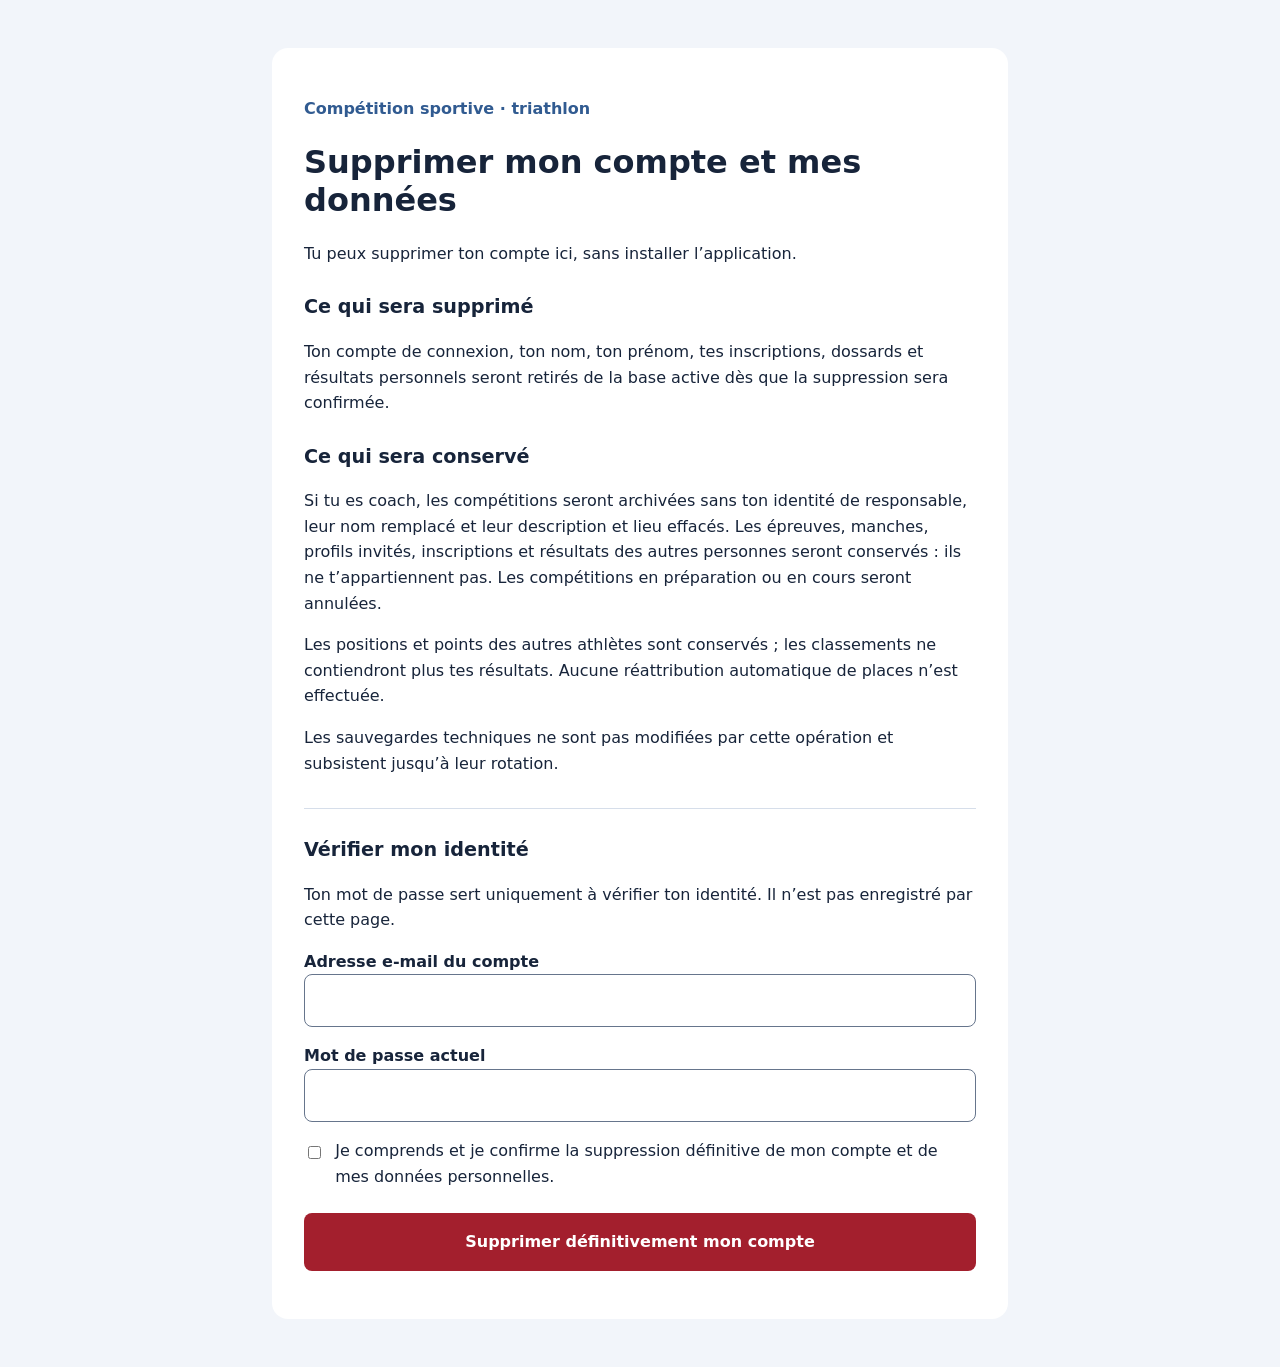
<file: site/suppression-compte/index.html>
<!doctype html>
<html lang="fr">
<head>
  <meta charset="utf-8">
  <meta name="viewport" content="width=device-width,initial-scale=1">
  <meta name="referrer" content="no-referrer">
  <meta http-equiv="Content-Security-Policy" content="default-src 'self'; script-src 'self'; style-src 'self'; connect-src https://*.supabase.co; base-uri 'none'; form-action 'none'">
  <title>Supprimer mon compte — Compétition sportive (triathlon)</title>
  <link rel="stylesheet" href="style.css">
  <script src="configuration.js" defer></script>
  <script src="suppression.js" defer></script>
</head>
<body>
<main>
  <p class="marque">Compétition sportive · triathlon</p>
  <h1>Supprimer mon compte et mes données</h1>
  <p>Tu peux supprimer ton compte ici, sans installer l’application.</p>
  <section aria-labelledby="consequences">
    <h2 id="consequences">Ce qui sera supprimé</h2>
    <p>Ton compte de connexion, ton nom, ton prénom, tes inscriptions, dossards et résultats personnels seront retirés de la base active dès que la suppression sera confirmée.</p>
    <h2>Ce qui sera conservé</h2>
    <p>Si tu es coach, les compétitions seront archivées sans ton identité de responsable, leur nom remplacé et leur description et lieu effacés. Les épreuves, manches, profils invités, inscriptions et résultats des autres personnes seront conservés : ils ne t’appartiennent pas. Les compétitions en préparation ou en cours seront annulées.</p>
    <p>Les positions et points des autres athlètes sont conservés ; les classements ne contiendront plus tes résultats. Aucune réattribution automatique de places n’est effectuée.</p>
    <p>Les sauvegardes techniques ne sont pas modifiées par cette opération et subsistent jusqu’à leur rotation. <span id="sauvegardes"></span></p>
  </section>
  <form id="suppression">
    <h2>Vérifier mon identité</h2>
    <p>Ton mot de passe sert uniquement à vérifier ton identité. Il n’est pas enregistré par cette page.</p>
    <label for="email">Adresse e-mail du compte</label>
    <input id="email" name="email" type="email" autocomplete="username" maxlength="254" required>
    <label for="password">Mot de passe actuel</label>
    <input id="password" name="password" type="password" autocomplete="current-password" maxlength="1024" required>
    <label class="confirmation"><input id="confirmation" type="checkbox" required> Je comprends et je confirme la suppression définitive de mon compte et de mes données personnelles.</label>
    <button type="submit">Supprimer définitivement mon compte</button>
  </form>
  <p id="message" role="status" aria-live="polite"></p>
  <p id="support" hidden></p>
  <noscript>Active JavaScript pour vérifier ton identité et demander la suppression depuis cette page.</noscript>
</main>
</body>
</html>
</file>
<file: site/suppression-compte/style.css>
body{margin:0;background:#f2f5fa;color:#17243a;font:1rem/1.6 system-ui,sans-serif}
main{max-width:42rem;margin:3rem auto;padding:2rem;background:white;border-radius:1rem}
.marque{font-weight:700;color:#315b91}h1{line-height:1.2}h2{font-size:1.2rem;margin-top:1.6rem}
form{border-top:1px solid #d6deea;margin-top:2rem}label{display:block;margin-top:1rem;font-weight:600}
input[type=email],input[type=password]{box-sizing:border-box;width:100%;padding:.8rem;border:1px solid #66758c;border-radius:.5rem;font:inherit}
.confirmation{display:flex;align-items:flex-start;gap:.7rem;font-weight:400}.confirmation input{margin-top:.5rem;flex-shrink:0}
button{margin-top:1.5rem;padding:1rem;border:0;border-radius:.5rem;background:#a31f2d;color:white;font:inherit;font-weight:700;width:100%;cursor:pointer}
button:disabled{opacity:.55;cursor:wait}input:focus-visible,button:focus-visible,a:focus-visible{outline:3px solid #315b91;outline-offset:3px}
#message{font-weight:600}a{color:#254f89}@media(max-width:45rem){main{margin:0;padding:1.2rem;border-radius:0}}
</file>
